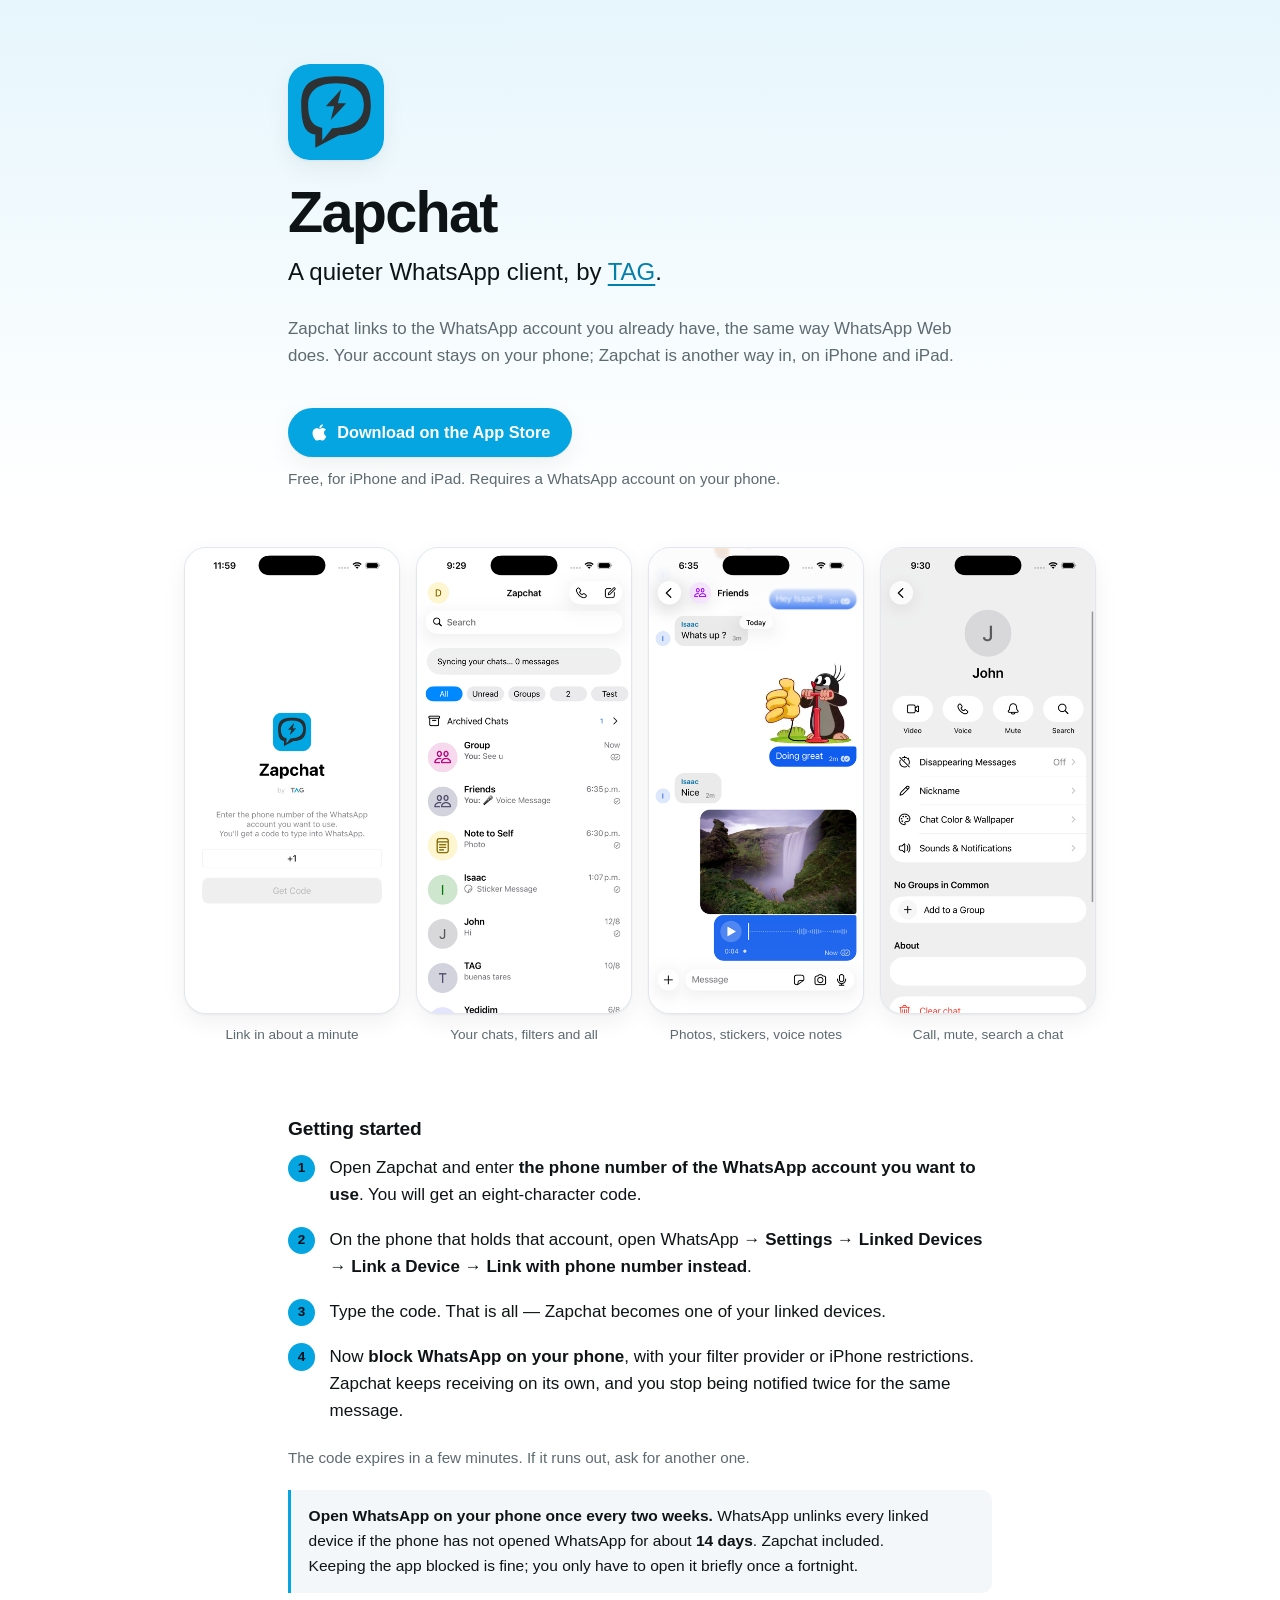
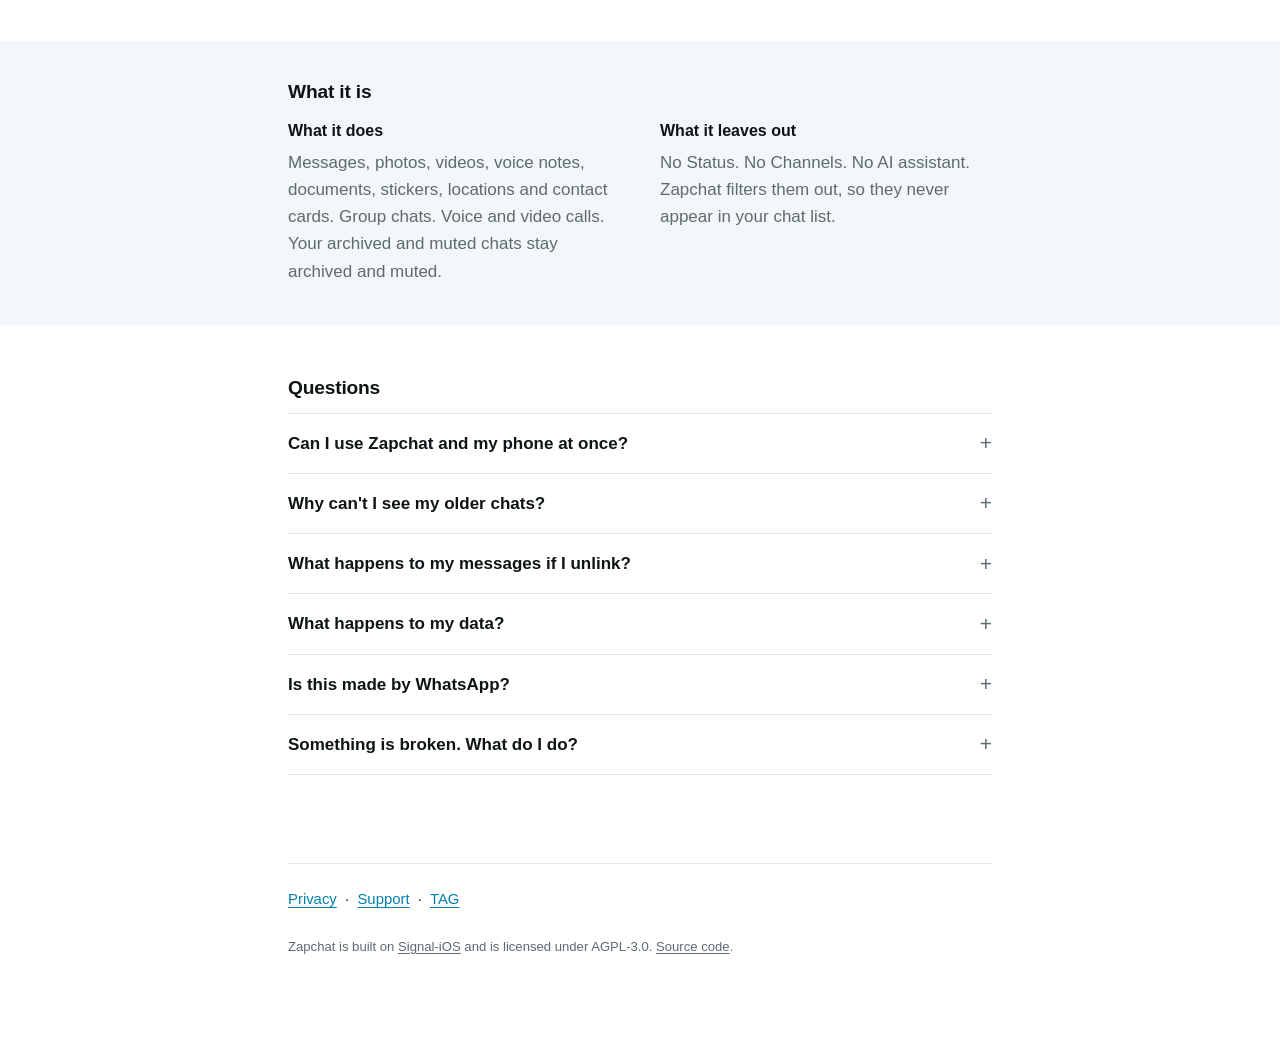
<file: index.html>
<!doctype html>
<html lang="en"><head>
<meta charset="utf-8">
<meta name="viewport" content="width=device-width,initial-scale=1">
<title>Zapchat — a quieter WhatsApp client for iPhone and iPad</title>
<meta name="description" content="Zapchat is a quieter WhatsApp client for iPhone and iPad. It links to the WhatsApp account you already have, the same way WhatsApp Web does.">
<meta name="theme-color" content="#04a5e0">
<link rel="icon" href="/favicon.ico" sizes="32x32">
<link rel="icon" href="/favicon.svg" type="image/svg+xml">
<link rel="apple-touch-icon" href="/apple-touch-icon.png">
<link rel="canonical" href="https://zapchat.tag.org/">
<link rel="stylesheet" href="/assets/site.css">
<meta property="og:title" content="Zapchat by TAG">
<meta property="og:description" content="A quieter WhatsApp client for iPhone and iPad.">
<meta property="og:image" content="https://zapchat.tag.org/apple-touch-icon.png">
<meta property="og:type" content="website">
<script type="application/ld+json">
{
  "@context": "https://schema.org",
  "@type": "SoftwareApplication",
  "name": "Zapchat",
  "alternateName": "Zapchat by TAG",
  "applicationCategory": "CommunicationApplication",
  "operatingSystem": "iOS 15.0 or later",
  "url": "https://zapchat.tag.org/",
  "downloadUrl": "https://apps.apple.com/us/app/zapchat-by-tag/id6797692185",
  "installUrl": "https://apps.apple.com/us/app/zapchat-by-tag/id6797692185",
  "description": "Zapchat is a quieter WhatsApp client for iPhone and iPad. It links to the WhatsApp account you already have, the same way WhatsApp Web does, and leaves out Status, Channels and the AI assistant.",
  "offers": {
    "@type": "Offer",
    "price": "0",
    "priceCurrency": "USD"
  },
  "author": {
    "@type": "Organization",
    "name": "TAG",
    "url": "https://tag.org"
  },
  "license": "https://www.gnu.org/licenses/agpl-3.0.en.html"
}
</script>
</head><body>
<header class="hero">
<div class="wrap">

<img class="mark" src="/assets/logo.svg" alt="" width="76" height="76">
<h1>Zapchat</h1>
<p class="sub">A quieter WhatsApp client, by <a href="https://tag.org">TAG</a>.</p>

<p class="lede">Zapchat links to the WhatsApp account you already have, the same way
WhatsApp Web does. Your account stays on your phone; Zapchat is another way in, on
iPhone and iPad.</p>

<a class="get" href="https://apps.apple.com/us/app/zapchat-by-tag/id6797692185">
<svg viewBox="0 0 384 512" aria-hidden="true"><path d="M318.7 268.7c-.2-36.7 16.4-64.4 50-84.8-18.8-26.9-47.2-41.7-84.7-44.6-35.5-2.8-74.3 20.7-88.5 20.7-15 0-49.4-19.7-76.4-19.7C63.3 141.2 4 184.8 4 273.5q0 39.3 14.4 81.2c12.8 36.7 59 126.7 107.2 125.2 25.2-.6 43-17.9 75.8-17.9 31.8 0 48.3 17.9 76.4 17.9 48.6-.7 90.4-82.5 102.6-119.3-65.2-30.7-61.7-90-61.7-91.9zm-56.6-164.2c27.3-32.4 24.8-61.9 24-72.5-24.1 1.4-52 16.4-67.9 34.9-17.5 19.8-27.8 44.3-25.6 71.9 26.1 2 49.9-11.4 69.5-34.3z"/></svg>
Download on the App Store</a>
<p class="note">Free, for iPhone and iPad. Requires a WhatsApp account on your phone.</p>

</div>
</header>

<div class="shots">
  <figure>
    <img src="/assets/shot-link.png" alt="Zapchat's sign-in screen, asking for a phone number" width="216" height="470" loading="lazy">
    <figcaption>Link in about a minute</figcaption>
  </figure>
  <figure>
    <img src="/assets/shot-chats.png" alt="A list of chats with filters across the top" width="216" height="470" loading="lazy">
    <figcaption>Your chats, filters and all</figcaption>
  </figure>
  <figure>
    <img src="/assets/shot-chat.png" alt="A conversation with a sticker, a photo and a voice note" width="216" height="470" loading="lazy">
    <figcaption>Photos, stickers, voice notes</figcaption>
  </figure>
  <figure>
    <img src="/assets/shot-contact.png" alt="A contact screen with video, voice, mute and search" width="216" height="470" loading="lazy">
    <figcaption>Call, mute, search a chat</figcaption>
  </figure>
</div>

<section class="band">
<div class="wrap">

<h2>Getting started</h2>
<ol class="steps">
  <li>Open Zapchat and enter <b>the phone number of the WhatsApp account you want to
      use</b>. You will get an eight-character code.</li>
  <li>On the phone that holds that account, open WhatsApp → <b>Settings → Linked
      Devices → Link a Device → Link with phone number instead</b>.</li>
  <li>Type the code. That is all — Zapchat becomes one of your linked devices.</li>
  <li>Now <b>block WhatsApp on your phone</b>, with your filter provider or
      iPhone restrictions. Zapchat keeps receiving on its own, and you stop
      being notified twice for the same message.</li>
</ol>
<p class="note">The code expires in a few minutes. If it runs out, ask for
another one.</p>

<p class="callout"><b>Open WhatsApp on your phone once every two weeks.</b>
WhatsApp unlinks every linked device if the phone has not opened WhatsApp for
about <b>14 days</b>. Zapchat included.<br>
Keeping the app blocked is fine; you only have to open it briefly once a
fortnight.</p>

</div>
</section>

<section class="band alt">
<div class="wrap">

<h2>What it is</h2>
<div class="pair">
  <div>
    <h3>What it does</h3>
    <p>Messages, photos, videos, voice notes, documents, stickers, locations and
    contact cards. Group chats. Voice and video calls. Your archived and muted chats
    stay archived and muted.</p>
  </div>
  <div>
    <h3>What it leaves out</h3>
    <p>No Status. No Channels. No AI assistant. Zapchat filters them out, so they
    never appear in your chat list.</p>
  </div>
</div>

</div>
</section>

<section class="band">
<div class="wrap">

<h2>Questions</h2>

<details>
  <summary>Can I use Zapchat and my phone at once?</summary>
  <p>Yes. A linked device works alongside your phone — messages, reads and calls
  stay in step across both.</p>
</details>

<details>
  <summary>Why can't I see my older chats?</summary>
  <p>WhatsApp decides how much history it sends to a newly linked device — usually
  recent conversations rather than your full archive. This is true of every companion
  client, including WhatsApp Web. Messages sent from now on will always arrive.</p>
</details>

<details>
  <summary>What happens to my messages if I unlink?</summary>
  <p>Unlinking deletes your Zapchat data: the message history on that device, and your
  session on our server. Your WhatsApp account and your phone keep everything.</p>
  <p>To unlink: in Zapchat, Settings → Unlink and Delete My Data. Or on your phone,
  WhatsApp → Settings → Linked Devices → tap Zapchat → Log Out.</p>
</details>

<details>
  <summary>What happens to my data?</summary>
  <p>Zapchat links to your account as a companion device, and to do that your messages
  pass through a relay server operated by TAG. <strong>Message content is decrypted on
  that server</strong> — this is unavoidable for any companion client that is not
  WhatsApp's own. It is never used for advertising, profiling, or training anything.</p>
  <p>How long anything is kept, what the notifications carry, and what we do not do
  are all set out in the <a href="privacy.html">privacy policy</a>, which is written
  to be accurate rather than reassuring.</p>
</details>

<details>
  <summary>Is this made by WhatsApp?</summary>
  <p>No. Zapchat is an independent client and is not made by, endorsed by, or
  affiliated with WhatsApp LLC or Meta. Please do not ask WhatsApp for help with it —
  <a href="support.html">ask us</a>.</p>
</details>

<details>
  <summary>Something is broken. What do I do?</summary>
  <p>In Zapchat, open <strong>Settings → Report a Problem</strong> and tell us what
  happened. That reaches us with your app and iOS version and a recent diagnostic log
  attached, so we can usually see the problem without asking you to reproduce it. The
  log may include chat names and parts of messages; it is kept for 30 days and used only
  to fix the problem you reported.</p>
  <p>Or email <a href="mailto:support@tag.org">support@tag.org</a>.</p>
</details>

</div>
</section>

<footer class="band foot">
<div class="wrap">

<nav><a href="privacy.html">Privacy</a> &nbsp;·&nbsp; <a href="support.html">Support</a>
&nbsp;·&nbsp; <a href="https://tag.org">TAG</a></nav>

<!-- Zapchat is built on Signal-iOS, which is licensed AGPL-3.0. That licence
     requires everyone who receives the app to be able to obtain the source of
     the version they received. This link is how that obligation is met: it used
     to be a row in the app's settings, and when that row was removed the
     obligation moved here rather than going away. Keep it reachable. -->
<p class="fine">
Zapchat is built on <a href="https://github.com/signalapp/Signal-iOS">Signal-iOS</a>
and is licensed under AGPL-3.0.
<a href="/source">Source code</a>.
</p>

</div>
</body></html>
</file>
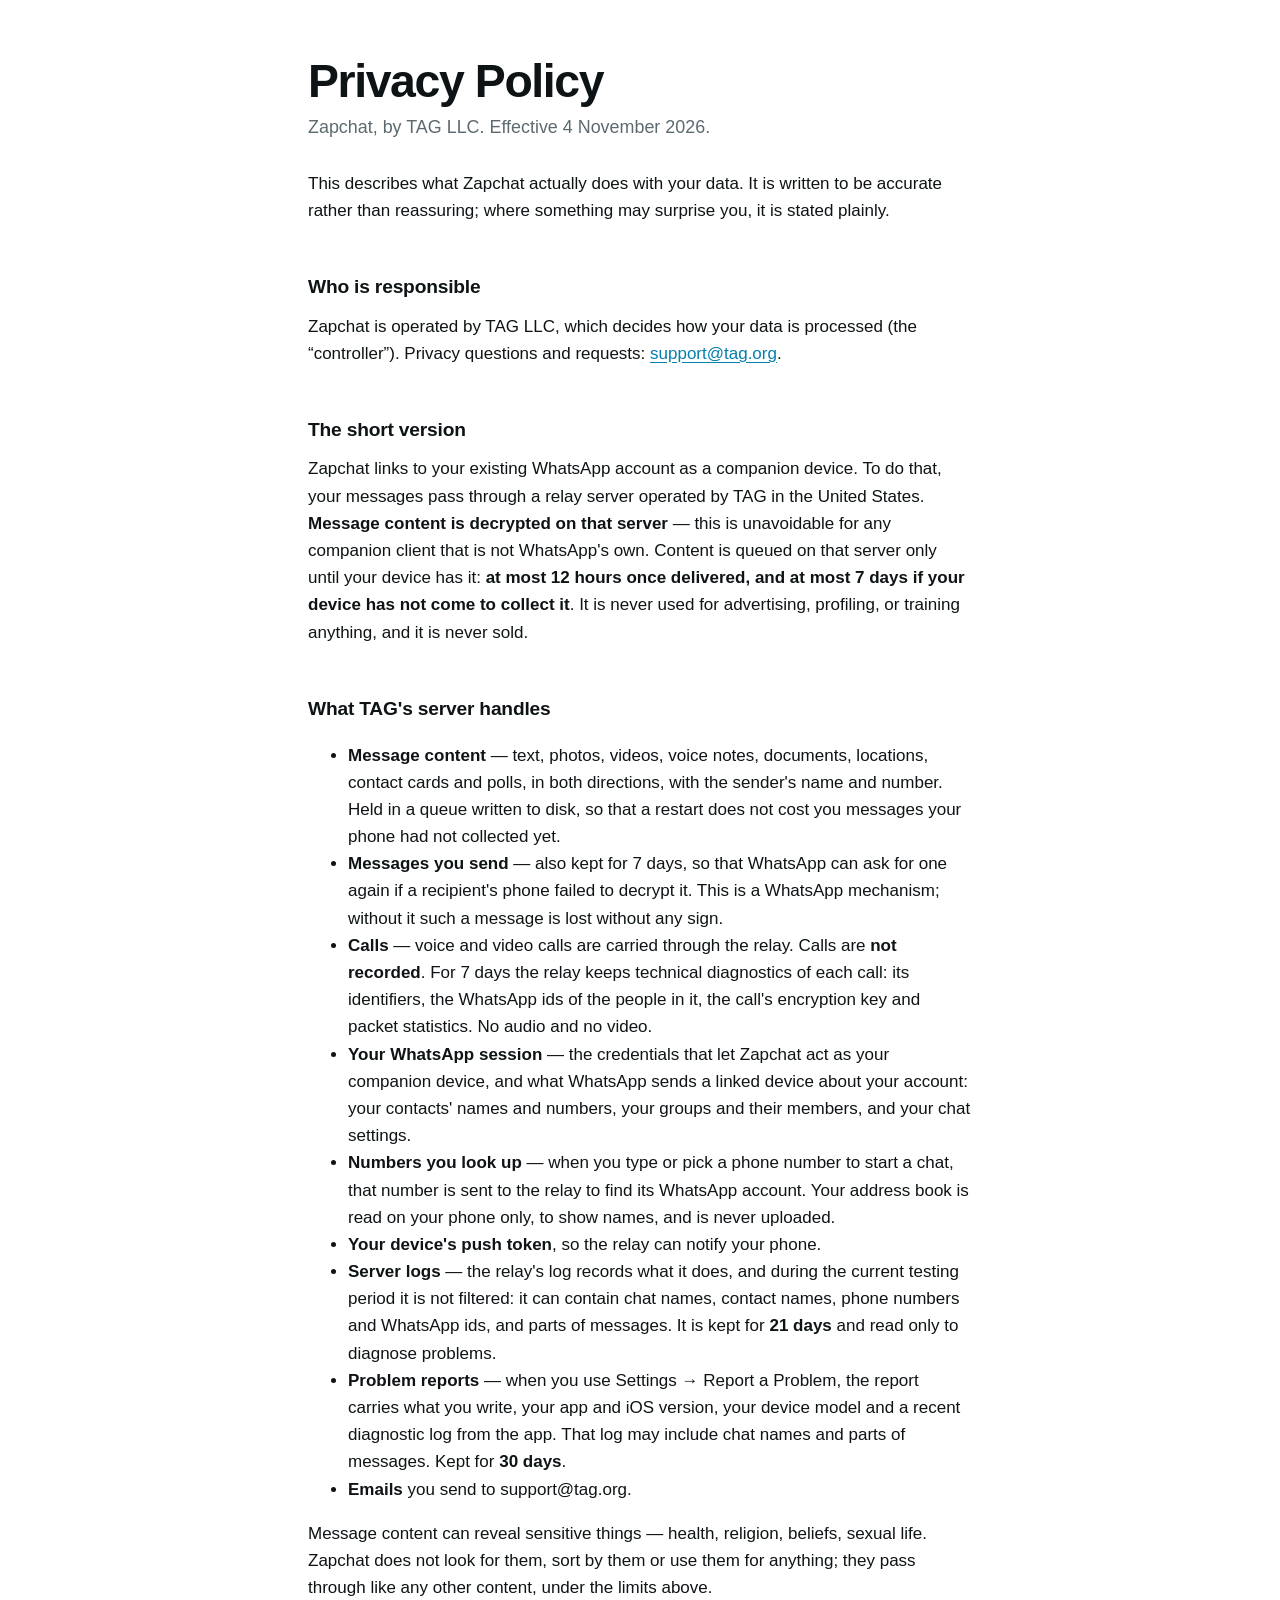
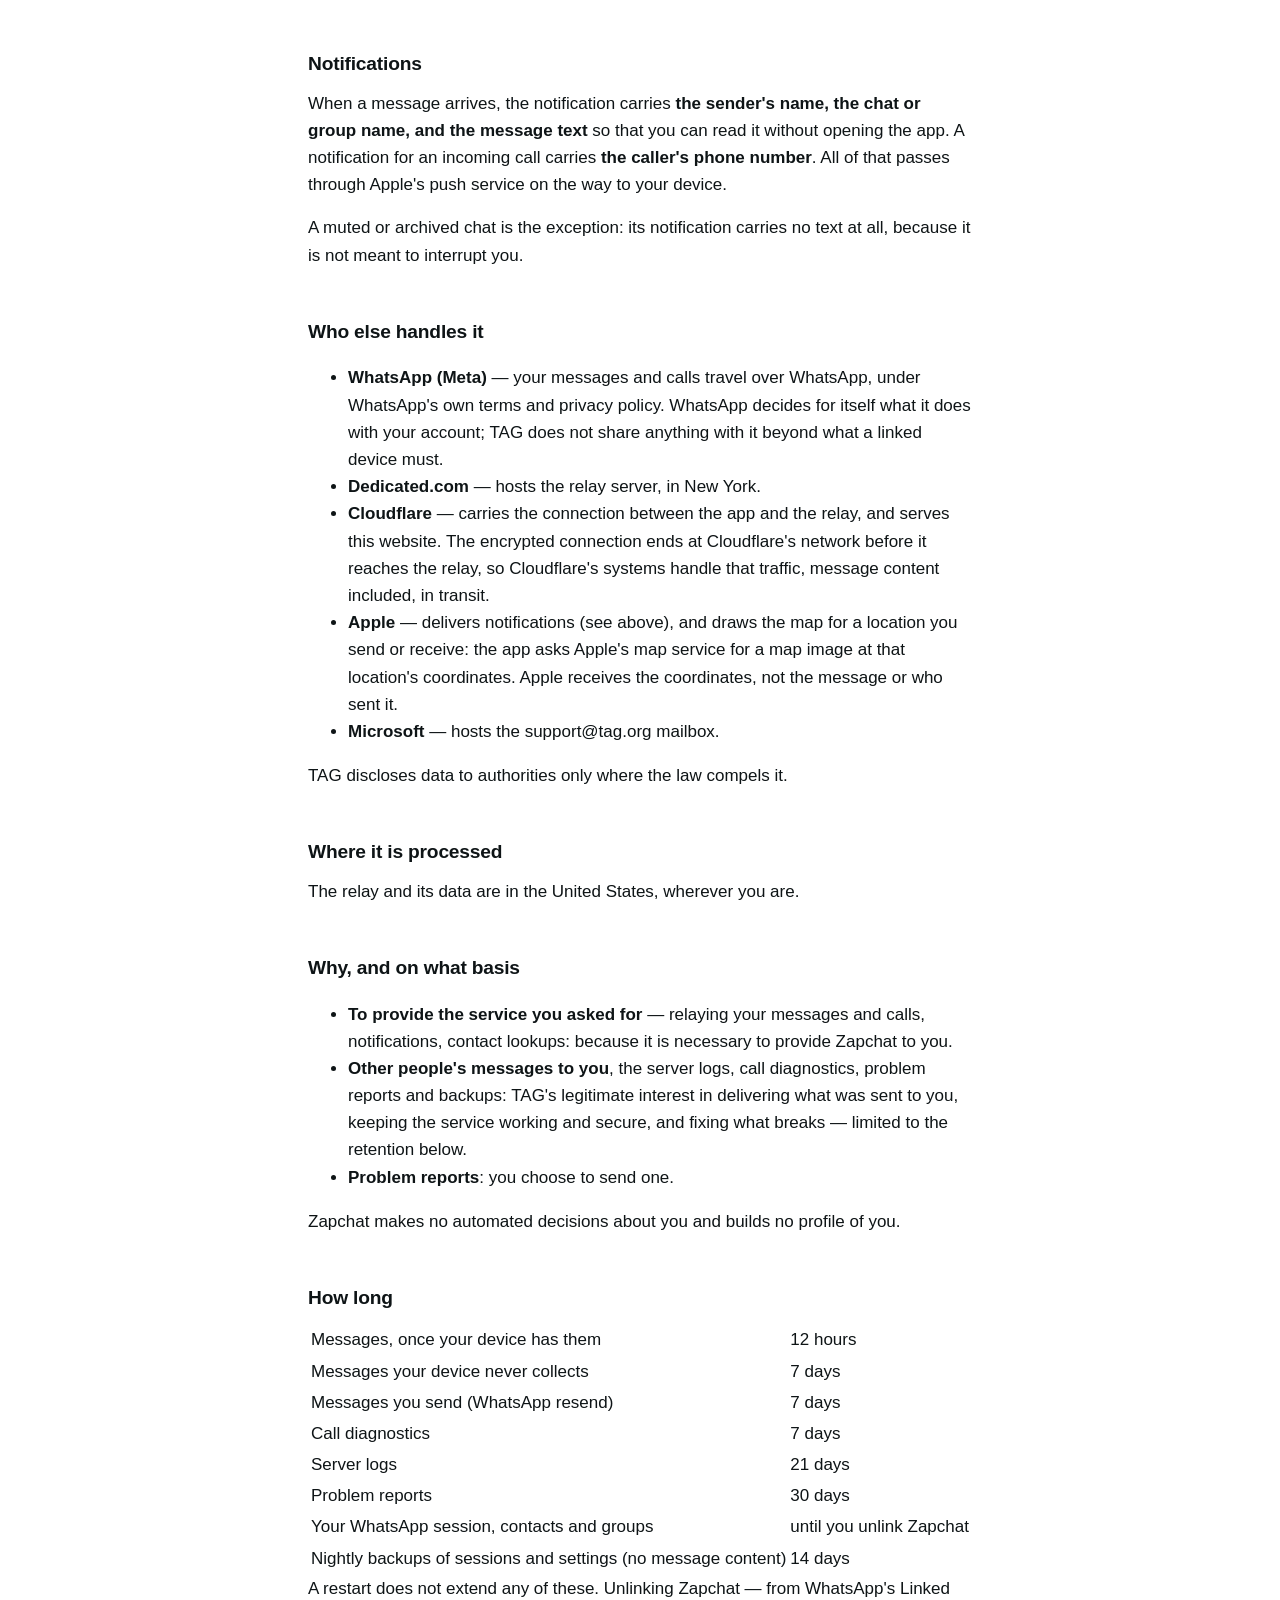
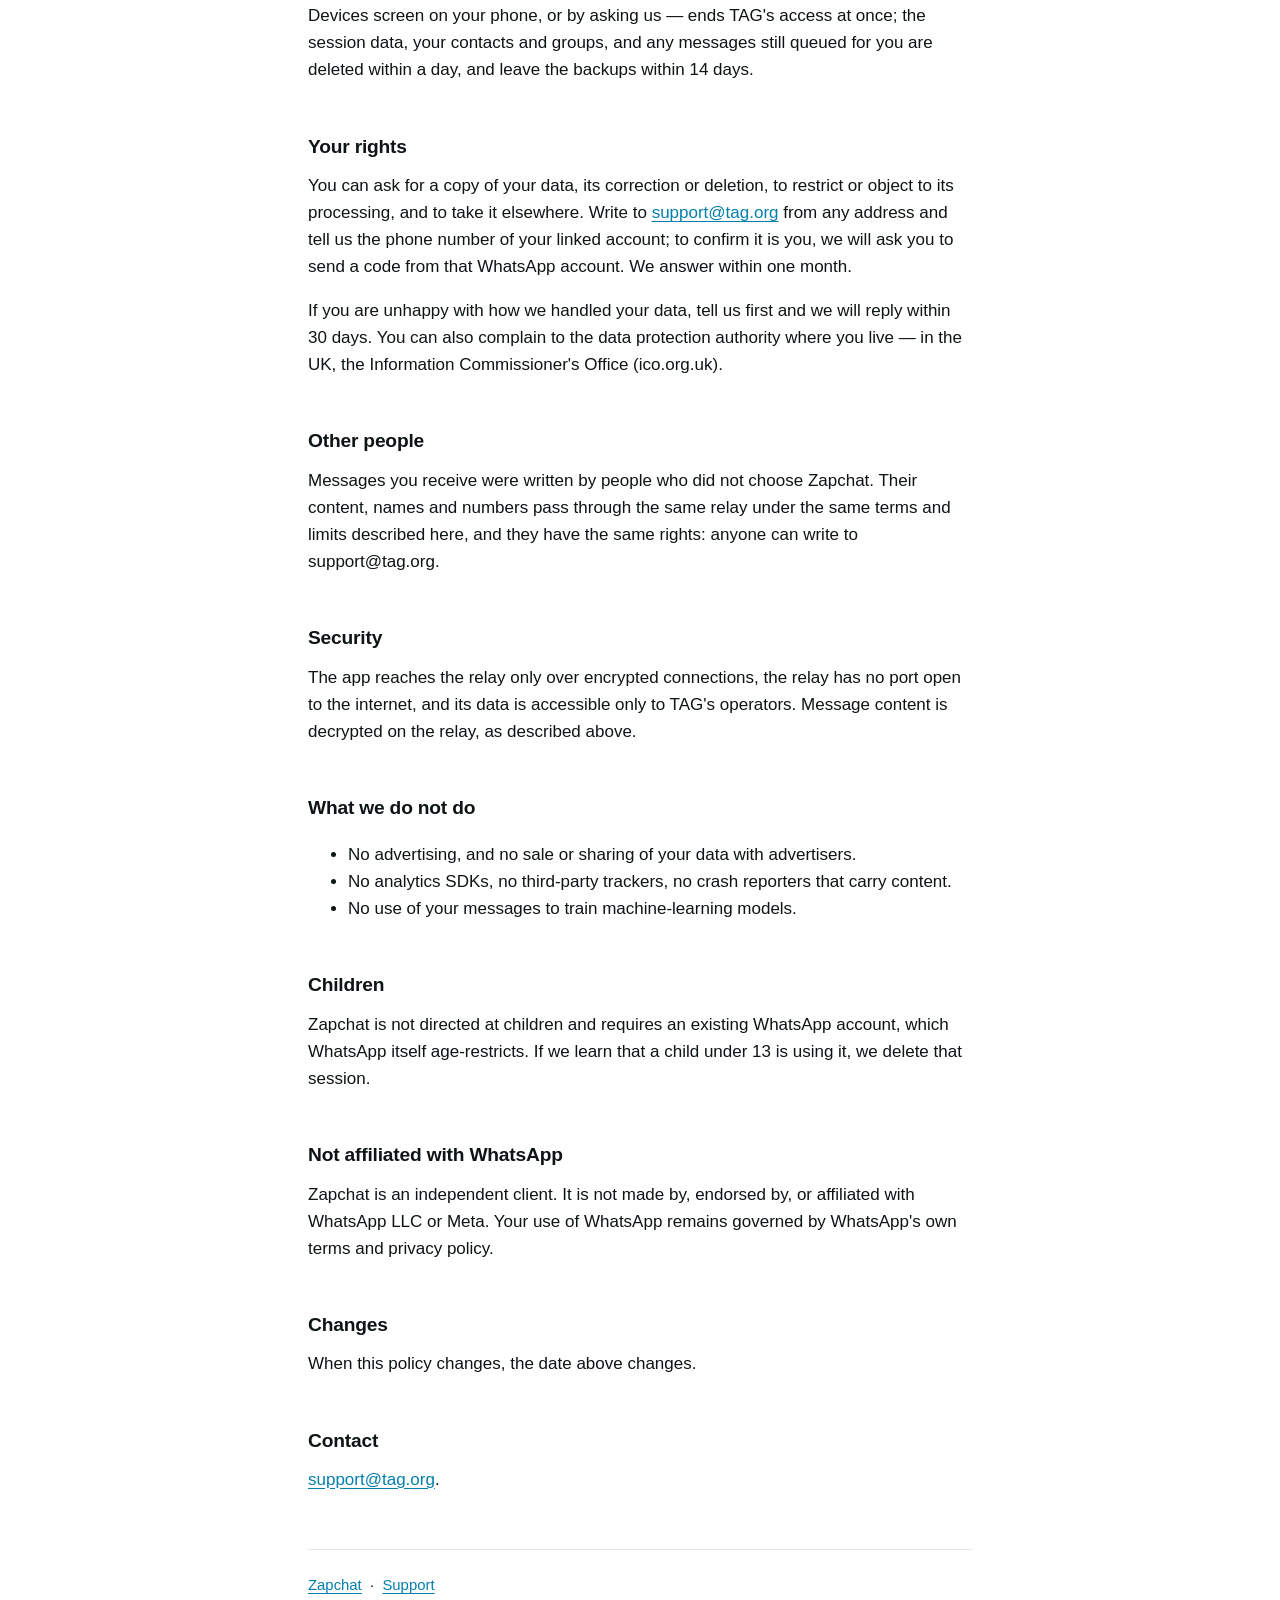
<file: privacy.html>
<!doctype html>
<html lang="en"><head>
<meta charset="utf-8"><meta name="viewport" content="width=device-width,initial-scale=1">
<title>Zapchat — Privacy</title>
<link rel="icon" href="/favicon.ico" sizes="32x32">
<link rel="icon" href="/favicon.svg" type="image/svg+xml">
<link rel="apple-touch-icon" href="/apple-touch-icon.png">
<meta name="theme-color" content="#04a5e0">
<link rel="canonical" href="https://zapchat.tag.org/privacy">
<meta name="description" content="What Zapchat's relay holds, for how long, who else handles it, and your rights. Message content is kept only until your phone has it, and at most a week.">
<meta property="og:title" content="Zapchat — Privacy">
<meta property="og:description" content="What Zapchat's relay holds, for how long, who else handles it, and your rights. Message content is kept only until your phone has it, and at most a week.">
<meta property="og:image" content="https://zapchat.tag.org/apple-touch-icon.png">
<meta property="og:type" content="website">
<link rel="stylesheet" href="/assets/site.css">
</head><body>
<div class="wrap">
<h1>Privacy Policy</h1>
<p class="sub">Zapchat, by TAG LLC. Effective 4 November 2026.</p>

<p>This describes what Zapchat actually does with your data. It is written to be
accurate rather than reassuring; where something may surprise you, it is stated
plainly.</p>

<h2>Who is responsible</h2>
<p>Zapchat is operated by TAG LLC, which decides how your data is processed (the
&ldquo;controller&rdquo;). Privacy questions and requests:
<a href="mailto:support@tag.org">support@tag.org</a>.</p>

<h2>The short version</h2>
<p>Zapchat links to your existing WhatsApp account as a companion device. To do that,
your messages pass through a relay server operated by TAG in the United States.
<strong>Message content is decrypted on that server</strong> — this is unavoidable for
any companion client that is not WhatsApp's own. Content is queued on that server only
until your device has it: <strong>at most 12 hours once delivered, and at most 7 days if
your device has not come to collect it</strong>. It is never used for advertising,
profiling, or training anything, and it is never sold.</p>

<h2>What TAG's server handles</h2>
<ul>
<li><strong>Message content</strong> — text, photos, videos, voice notes, documents,
locations, contact cards and polls, in both directions, with the sender's name and
number. Held in a queue written to disk, so that a restart does not cost you messages
your phone had not collected yet.</li>
<li><strong>Messages you send</strong> — also kept for 7 days, so that WhatsApp can ask
for one again if a recipient's phone failed to decrypt it. This is a WhatsApp
mechanism; without it such a message is lost without any sign.</li>
<li><strong>Calls</strong> — voice and video calls are carried through the relay. Calls
are <strong>not recorded</strong>. For 7 days the relay keeps technical diagnostics of
each call: its identifiers, the WhatsApp ids of the people in it, the call's
encryption key and packet statistics. No audio and no video.</li>
<li><strong>Your WhatsApp session</strong> — the credentials that let Zapchat act as
your companion device, and what WhatsApp sends a linked device about your account:
your contacts' names and numbers, your groups and their members, and your chat
settings.</li>
<li><strong>Numbers you look up</strong> — when you type or pick a phone number to
start a chat, that number is sent to the relay to find its WhatsApp account. Your
address book is read on your phone only, to show names, and is never uploaded.</li>
<li><strong>Your device's push token</strong>, so the relay can notify your
phone.</li>
<li><strong>Server logs</strong> — the relay's log records what it does, and during the
current testing period it is not filtered: it can contain chat names, contact names,
phone numbers and WhatsApp ids, and parts of messages. It is kept for
<strong>21 days</strong> and read only to diagnose problems.</li>
<li><strong>Problem reports</strong> — when you use Settings → Report a Problem, the
report carries what you write, your app and iOS version, your device model and a recent
diagnostic log from the app. That log may include chat names and parts of messages.
Kept for <strong>30 days</strong>.</li>
<li><strong>Emails</strong> you send to support@tag.org.</li>
</ul>
<p>Message content can reveal sensitive things — health, religion, beliefs, sexual
life. Zapchat does not look for them, sort by them or use them for anything; they pass
through like any other content, under the limits above.</p>

<h2>Notifications</h2>
<p>When a message arrives, the notification carries <strong>the sender's name, the chat
or group name, and the message text</strong> so that you can read it without opening
the app. A notification for an incoming call carries <strong>the caller's phone
number</strong>. All of that passes through Apple's push service on the way to your
device.</p>
<p>A muted or archived chat is the exception: its notification carries no text at all,
because it is not meant to interrupt you.</p>

<h2>Who else handles it</h2>
<ul>
<li><strong>WhatsApp (Meta)</strong> — your messages and calls travel over WhatsApp, under
WhatsApp's own terms and privacy policy. WhatsApp decides for itself what it does with
your account; TAG does not share anything with it beyond what a linked device
must.</li>
<li><strong>Dedicated.com</strong> — hosts the relay server, in New York.</li>
<li><strong>Cloudflare</strong> — carries the connection between the app and the relay,
and serves this website. The encrypted connection ends at Cloudflare's network before it
reaches the relay, so Cloudflare's systems handle that traffic, message content
included, in transit.</li>
<li><strong>Apple</strong> — delivers notifications (see above), and draws the map for a
location you send or receive: the app asks Apple's map service for a map image at that
location's coordinates. Apple receives the coordinates, not the message or who sent it.</li>
<li><strong>Microsoft</strong> — hosts the support@tag.org mailbox.</li>
</ul>
<p>TAG discloses data to authorities only where the law compels it.</p>

<h2>Where it is processed</h2>
<p>The relay and its data are in the United States, wherever you are.</p>

<h2>Why, and on what basis</h2>
<ul>
<li><strong>To provide the service you asked for</strong> — relaying your messages and
calls, notifications, contact lookups: because it is necessary to provide Zapchat to
you.</li>
<li><strong>Other people's messages to you</strong>, the server logs, call diagnostics,
problem reports and backups: TAG's legitimate interest in delivering what was sent to
you, keeping the service working and secure, and fixing what breaks — limited to the
retention below.</li>
<li><strong>Problem reports</strong>: you choose to send one.</li>
</ul>
<p>Zapchat makes no automated decisions about you and builds no profile of you.</p>

<h2>How long</h2>
<table>
<tr><td>Messages, once your device has them</td><td>12 hours</td></tr>
<tr><td>Messages your device never collects</td><td>7 days</td></tr>
<tr><td>Messages you send (WhatsApp resend)</td><td>7 days</td></tr>
<tr><td>Call diagnostics</td><td>7 days</td></tr>
<tr><td>Server logs</td><td>21 days</td></tr>
<tr><td>Problem reports</td><td>30 days</td></tr>
<tr><td>Your WhatsApp session, contacts and groups</td><td>until you unlink Zapchat</td></tr>
<tr><td>Nightly backups of sessions and settings (no message content)</td><td>14 days</td></tr>
</table>
<p>A restart does not extend any of these. Unlinking Zapchat — from WhatsApp's Linked
Devices screen on your phone, or by asking us — ends TAG's access at once; the session
data, your contacts and groups, and any messages still queued for you are deleted within
a day, and leave the backups within 14 days.</p>

<h2>Your rights</h2>
<p>You can ask for a copy of your data, its correction or deletion, to restrict or
object to its processing, and to take it elsewhere. Write to
<a href="mailto:support@tag.org">support@tag.org</a> from any address and tell us the
phone number of your linked account; to confirm it is you, we will ask you to send a
code from that WhatsApp account. We answer within one month.</p>
<p>If you are unhappy with how we handled your data, tell us first and we will reply
within 30 days. You can also complain to the data protection authority where you live —
in the UK, the Information Commissioner's Office (ico.org.uk).</p>

<h2>Other people</h2>
<p>Messages you receive were written by people who did not choose Zapchat. Their
content, names and numbers pass through the same relay under the same terms and limits
described here, and they have the same rights: anyone can write to support@tag.org.</p>

<h2>Security</h2>
<p>The app reaches the relay only over encrypted connections, the relay has no port
open to the internet, and its data is accessible only to TAG's operators. Message
content is decrypted on the relay, as described above.</p>

<h2>What we do not do</h2>
<ul>
<li>No advertising, and no sale or sharing of your data with advertisers.</li>
<li>No analytics SDKs, no third-party trackers, no crash reporters that carry
content.</li>
<li>No use of your messages to train machine-learning models.</li>
</ul>

<h2>Children</h2>
<p>Zapchat is not directed at children and requires an existing WhatsApp account, which
WhatsApp itself age-restricts. If we learn that a child under 13 is using it, we delete
that session.</p>

<h2>Not affiliated with WhatsApp</h2>
<p>Zapchat is an independent client. It is not made by, endorsed by, or affiliated with
WhatsApp LLC or Meta. Your use of WhatsApp remains governed by WhatsApp's own terms and
privacy policy.</p>

<h2>Changes</h2>
<p>When this policy changes, the date above changes.</p>

<h2>Contact</h2>
<p><a href="mailto:support@tag.org">support@tag.org</a>.</p>

<nav><a href="index.html">Zapchat</a> &nbsp;·&nbsp; <a href="support.html">Support</a></nav>
</div>
</body></html>
</file>
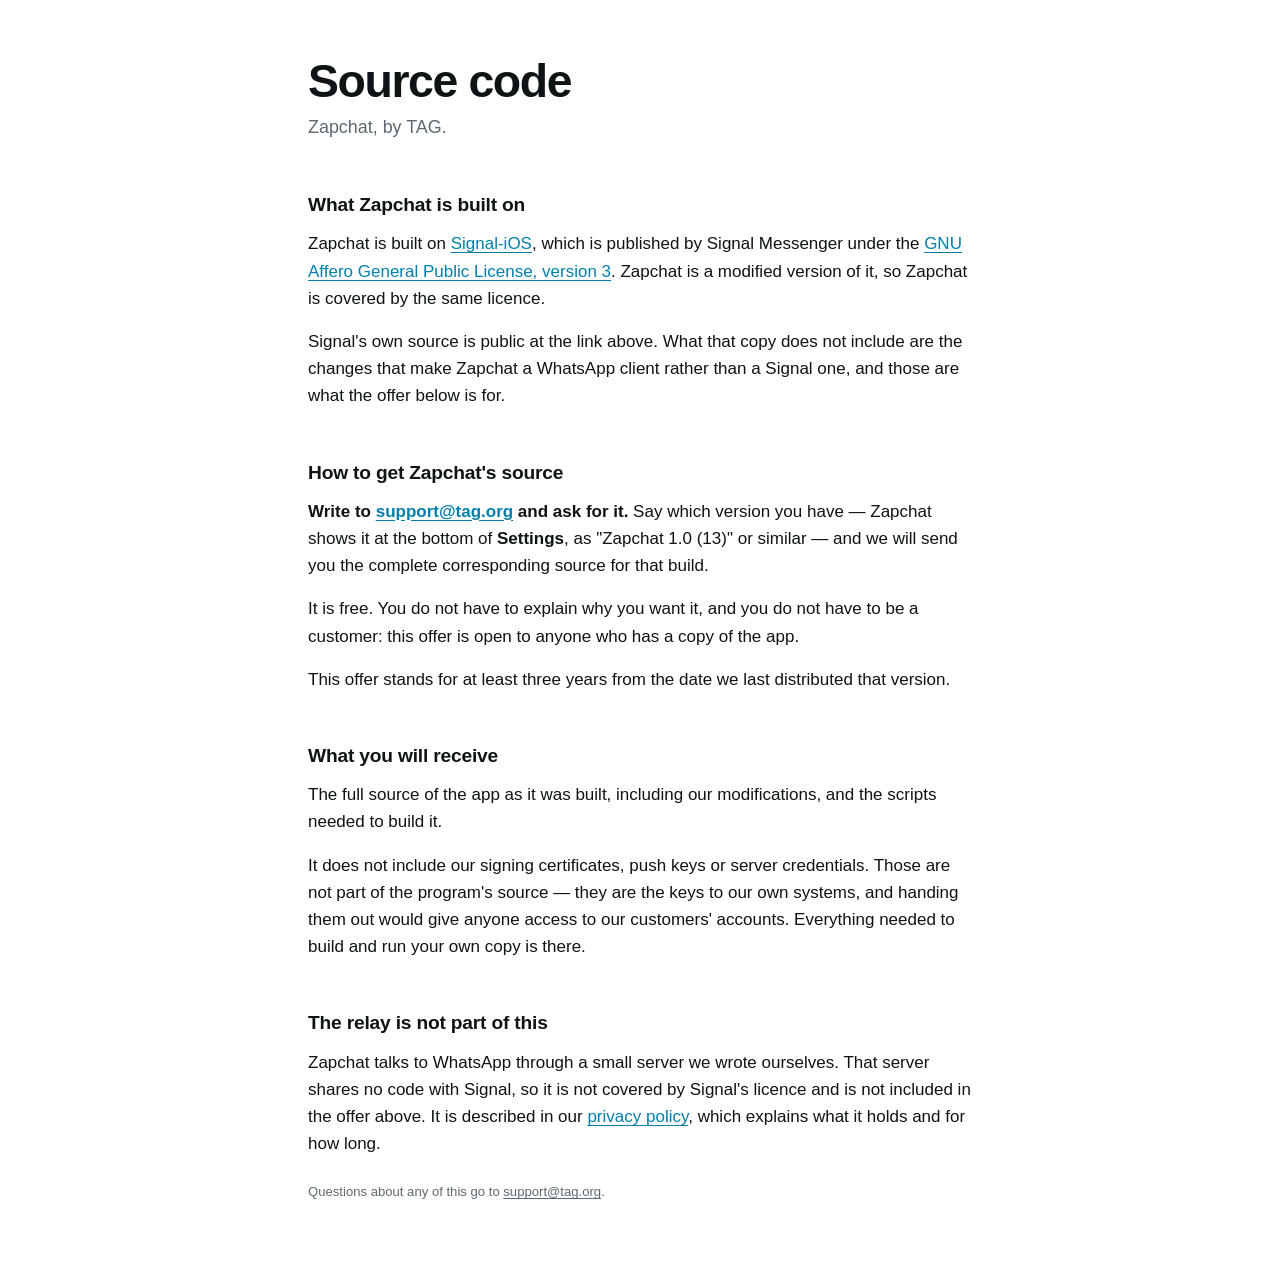
<file: source.html>
<!doctype html>
<html lang="en"><head>
<meta charset="utf-8"><meta name="viewport" content="width=device-width,initial-scale=1">
<title>Zapchat — Source code</title>
<link rel="icon" href="/favicon.ico" sizes="32x32">
<link rel="icon" href="/favicon.svg" type="image/svg+xml">
<link rel="apple-touch-icon" href="/apple-touch-icon.png">
<meta name="theme-color" content="#04a5e0">
<link rel="canonical" href="https://zapchat.tag.org/source">
<meta name="description" content="Zapchat is built on Signal-iOS under AGPL-3.0. Ask us and we will send you the complete source for the build you have.">
<meta property="og:title" content="Zapchat — Source code">
<meta property="og:description" content="Zapchat is built on Signal-iOS under AGPL-3.0. Ask us and we will send you the complete source for the build you have.">
<meta property="og:image" content="https://zapchat.tag.org/apple-touch-icon.png">
<meta property="og:type" content="website">
<link rel="stylesheet" href="/assets/site.css">
</head><body>
<div class="wrap">
<h1>Source code</h1>
<p class="sub">Zapchat, by TAG.</p>

<h2>What Zapchat is built on</h2>
<p>Zapchat is built on <a href="https://github.com/signalapp/Signal-iOS">Signal-iOS</a>,
which is published by Signal Messenger under the
<a href="https://www.gnu.org/licenses/agpl-3.0.en.html">GNU Affero General Public License,
version 3</a>. Zapchat is a modified version of it, so Zapchat is covered by the same
licence.</p>
<p>Signal's own source is public at the link above. What that copy does not include are
the changes that make Zapchat a WhatsApp client rather than a Signal one, and those are
what the offer below is for.</p>

<h2>How to get Zapchat's source</h2>
<p><strong>Write to <a href="mailto:support@tag.org">support@tag.org</a> and ask for it.</strong>
Say which version you have — Zapchat shows it at the bottom of
<strong>Settings</strong>, as "Zapchat 1.0 (13)" or similar — and we will send you the
complete corresponding source for that build.</p>
<p>It is free. You do not have to explain why you want it, and you do not have to be a
customer: this offer is open to anyone who has a copy of the app.</p>
<p>This offer stands for at least three years from the date we last distributed that
version.</p>

<h2>What you will receive</h2>
<p>The full source of the app as it was built, including our modifications, and the
scripts needed to build it.</p>
<p>It does not include our signing certificates, push keys or server credentials. Those
are not part of the program's source — they are the keys to our own systems, and handing
them out would give anyone access to our customers' accounts. Everything needed to build
and run your own copy is there.</p>

<h2>The relay is not part of this</h2>
<p>Zapchat talks to WhatsApp through a small server we wrote ourselves. That server
shares no code with Signal, so it is not covered by Signal's licence and is not included
in the offer above. It is described in our
<a href="/privacy">privacy policy</a>, which explains what it holds and for how long.</p>

<p class="fine">Questions about any of this go to
<a href="mailto:support@tag.org">support@tag.org</a>.</p>

</div>
</body></html>
</file>
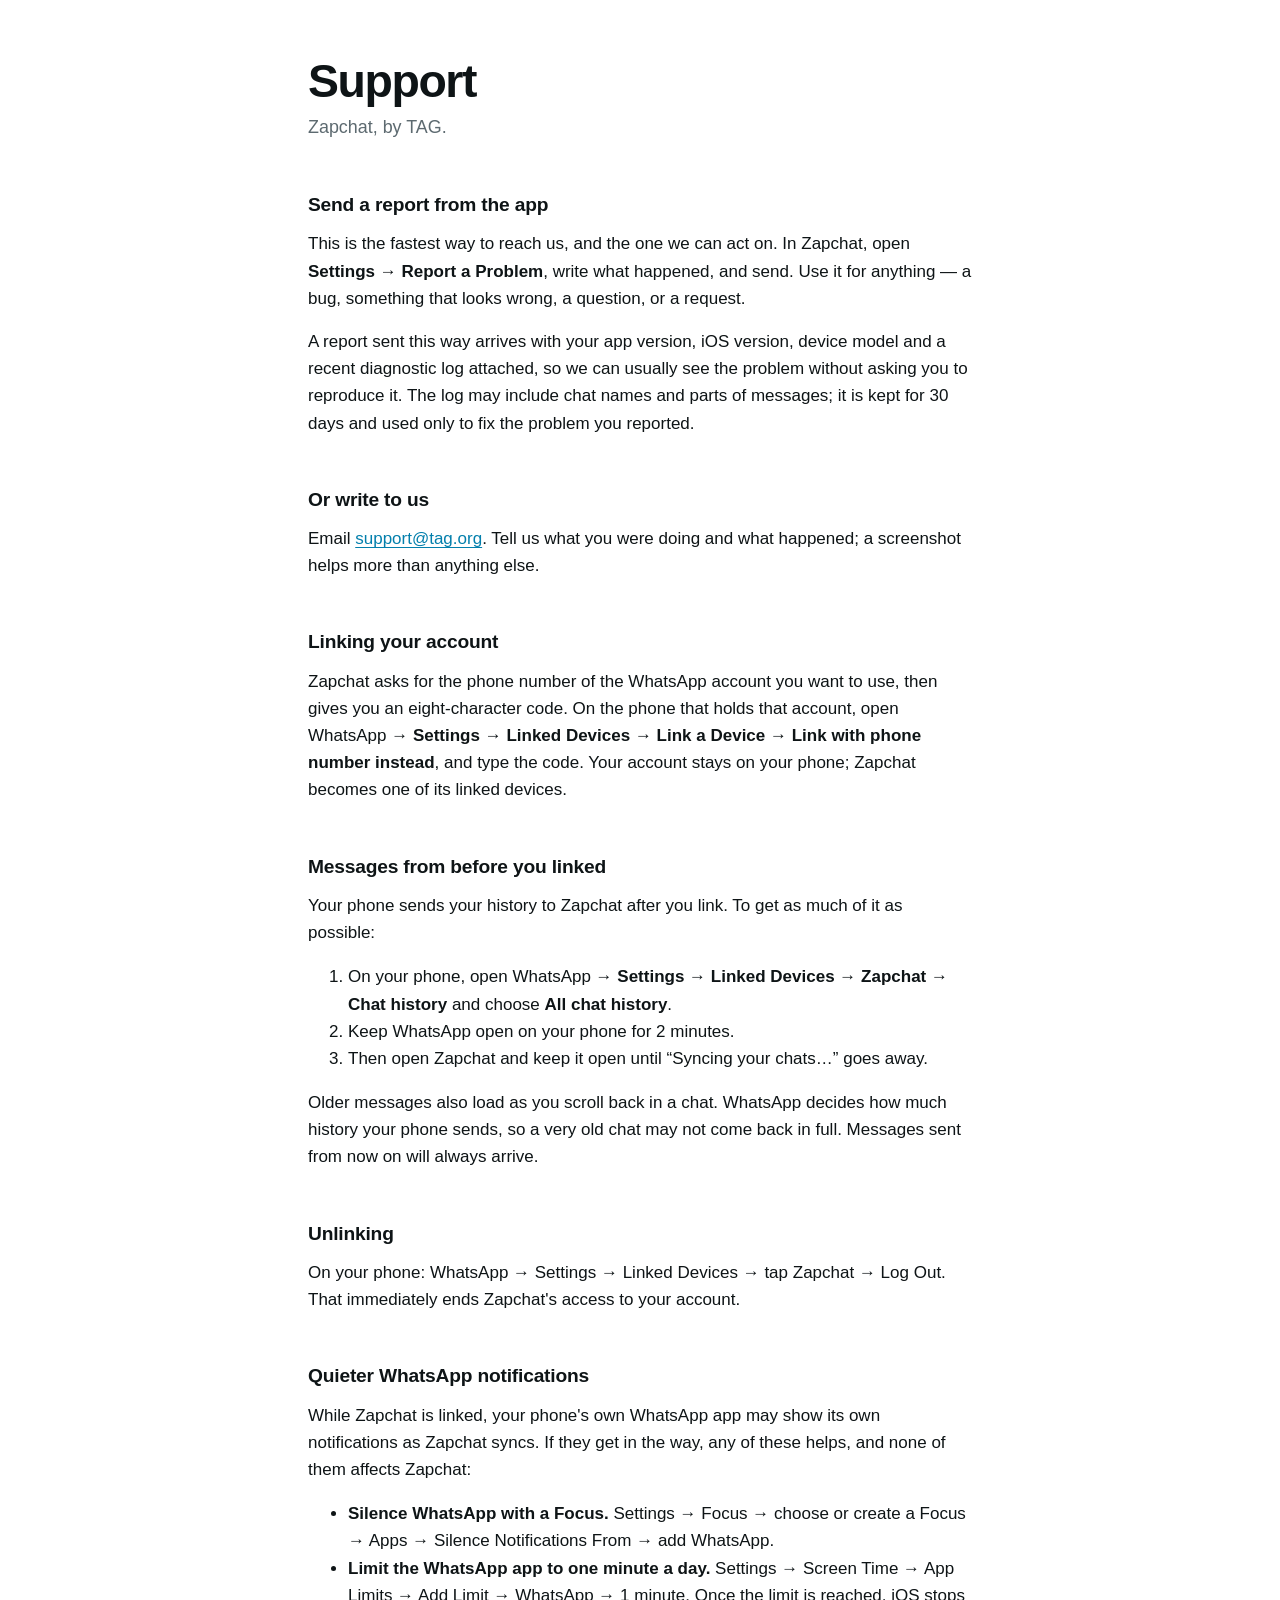
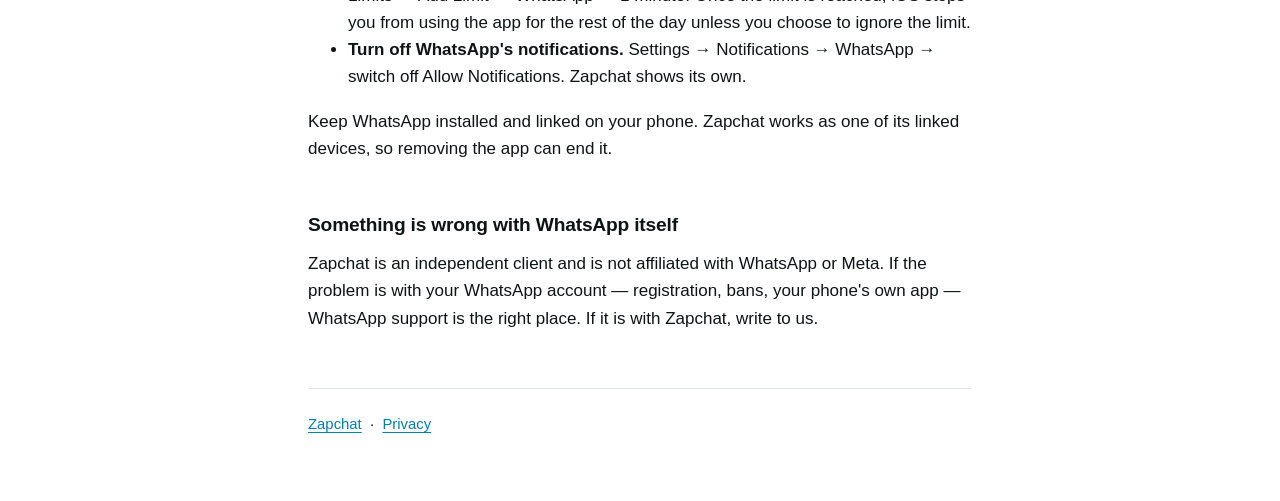
<file: support.html>
<!doctype html>
<html lang="en"><head>
<meta charset="utf-8"><meta name="viewport" content="width=device-width,initial-scale=1">
<title>Zapchat — Support</title>
<link rel="icon" href="/favicon.ico" sizes="32x32">
<link rel="icon" href="/favicon.svg" type="image/svg+xml">
<link rel="apple-touch-icon" href="/apple-touch-icon.png">
<meta name="theme-color" content="#04a5e0">
<link rel="canonical" href="https://zapchat.tag.org/support">
<meta name="description" content="How to link Zapchat to WhatsApp, what to do when it stops syncing, and how to send a report we can act on.">
<meta property="og:title" content="Zapchat — Support">
<meta property="og:description" content="How to link Zapchat to WhatsApp, what to do when it stops syncing, and how to send a report we can act on.">
<meta property="og:image" content="https://zapchat.tag.org/apple-touch-icon.png">
<meta property="og:type" content="website">
<link rel="stylesheet" href="/assets/site.css">
</head><body>
<div class="wrap">
<h1>Support</h1>
<p class="sub">Zapchat, by TAG.</p>

<h2>Send a report from the app</h2>
<p>This is the fastest way to reach us, and the one we can act on. In Zapchat, open
<strong>Settings → Report a Problem</strong>, write what happened, and send. Use it for
anything — a bug, something that looks wrong, a question, or a request.</p>
<p>A report sent this way arrives with your app version, iOS version, device model and a
recent diagnostic log attached, so we can usually see the problem without asking you to
reproduce it. The log may include chat names and parts of messages; it is kept for
30 days and used only to fix the problem you reported.</p>

<h2>Or write to us</h2>
<p>Email <a href="mailto:support@tag.org">support@tag.org</a>. Tell us what you were
doing and what happened; a screenshot helps more than anything else.</p>

<h2>Linking your account</h2>
<p>Zapchat asks for the phone number of the WhatsApp account you want to use, then
gives you an eight-character code. On the phone that holds that account, open WhatsApp
→ <strong>Settings → Linked Devices → Link a Device → Link with phone number
instead</strong>, and type the code. Your account stays on your phone; Zapchat becomes
one of its linked devices.</p>

<h2>Messages from before you linked</h2>
<p>Your phone sends your history to Zapchat after you link. To get as much of it as
possible:</p>
<ol>
<li>On your phone, open WhatsApp → <strong>Settings → Linked Devices → Zapchat → Chat
history</strong> and choose <strong>All chat history</strong>.</li>
<li>Keep WhatsApp open on your phone for 2 minutes.</li>
<li>Then open Zapchat and keep it open until “Syncing your chats…” goes away.</li>
</ol>
<p>Older messages also load as you scroll back in a chat. WhatsApp decides how much history
your phone sends, so a very old chat may not come back in full. Messages sent from now on
will always arrive.</p>

<h2>Unlinking</h2>
<p>On your phone: WhatsApp → Settings → Linked Devices → tap Zapchat → Log Out. That
immediately ends Zapchat's access to your account.</p>

<h2>Quieter WhatsApp notifications</h2>
<p>While Zapchat is linked, your phone's own WhatsApp app may show its own
notifications as Zapchat syncs. If they get in the way, any of these helps, and none of
them affects Zapchat:</p>
<ul>
<li><strong>Silence WhatsApp with a Focus.</strong> Settings → Focus → choose or create
a Focus → Apps → Silence Notifications From → add WhatsApp.</li>
<li><strong>Limit the WhatsApp app to one minute a day.</strong> Settings → Screen Time →
App Limits → Add Limit → WhatsApp → 1 minute. Once the limit is reached, iOS stops
you from using the app for the rest of the day unless you choose to ignore the limit.</li>
<li><strong>Turn off WhatsApp's notifications.</strong> Settings → Notifications →
WhatsApp → switch off Allow Notifications. Zapchat shows its own.</li>
</ul>
<p>Keep WhatsApp installed and linked on your phone. Zapchat works as one of its linked
devices, so removing the app can end it.</p>

<h2>Something is wrong with WhatsApp itself</h2>
<p>Zapchat is an independent client and is not affiliated with WhatsApp or Meta. If the
problem is with your WhatsApp account — registration, bans, your phone's own app —
WhatsApp support is the right place. If it is with Zapchat, write to us.</p>

<nav><a href="index.html">Zapchat</a> &nbsp;·&nbsp; <a href="privacy.html">Privacy</a></nav>
</div>
</body></html>
</file>
<file: assets/site.css>
/* Zapchat. The palette is the app's own — a product site that does not look
   like the product it sells is a second registry of the brand.

   It used to be #25D366 on a #111B21 ground, taken from the app icon. Both of
   those values are WhatsApp's: the first is their brand green exactly, the
   second their dark theme. Apple rejected the app under guideline 4.1(b) for
   it, the icon was rebuilt in TAG's own colours, and the site follows the same
   move. It is now TAG's blue from tag.org (#04A5E0) over neutral greys taken
   from the icon's mark (#2E3134).

   Every value below is measured against its own ground rather than picked by
   eye; the ratios are in the comments. */

:root {
  color-scheme: light dark;

  --brand: #04a5e0;         /* TAG's blue, from tag.org */
  --link: #037fac;          /* the blue, darkened until it passes on white — 4.5:1 */
  --ground: #ffffff;
  --surface: #f3f7fa;       /* neutral, biased a few degrees toward the blue */
  --line: #e1e8ed;
  --ink: #0e1416;           /* 18.6:1 on white */
  --muted: #5d6a70;         /* 5.6:1 on white */
  --shadow: 0 1px 2px rgba(14,20,22,.05), 0 8px 24px rgba(14,20,22,.06);
  --hero: #e6f6fc;          /* the brand blue, washed out, behind the title */
}

/* Only the tokens change. Every rule below reads them, so a colour is never
   defined solely inside a media query — that is how a page ends up rendering
   one theme's text on the other theme's ground. */
@media (prefers-color-scheme: dark) {
  :root:not([data-theme="light"]) {
    --link: #04a7e2;      /* 6.4:1 on the ground below */
    --ground: #16191c;
    --surface: #202427;
    --line: #2e3134;      /* the icon's mark colour, used as the rule */
    --ink: #e8eaec;       /* 14.6:1 */
    --muted: #9aa4ab;     /* 7.0:1 */
    --shadow: 0 1px 2px rgba(0,0,0,.3), 0 8px 24px rgba(0,0,0,.35);
    --hero: #12242c;
  }
}
:root[data-theme="dark"] {
  --link: #04a7e2;
  --ground: #16191c;
  --surface: #202427;
  --line: #2e3134;
  --ink: #e8eaec;
  --muted: #9aa4ab;
  --shadow: 0 1px 2px rgba(0,0,0,.3), 0 8px 24px rgba(0,0,0,.35);
  --hero: #12242c;
}

* { box-sizing: border-box; }

body {
  margin: 0;
  padding: 0;
  font: 17px/1.6 -apple-system, BlinkMacSystemFont, "Segoe UI", Roboto, sans-serif;
  color: var(--ink);
  background: var(--ground);
  -webkit-font-smoothing: antialiased;
}

/* One column for prose. The screenshot rail below breaks out of it on purpose. */
.wrap { max-width: 44rem; margin: 0 auto; }

h1 { font-size: clamp(2.1rem, 7vw, 2.9rem); line-height: 1.1; letter-spacing: -.03em;
     margin: 0 0 .4rem; text-wrap: balance; }
h2 { font-size: 1.2rem; letter-spacing: -.01em; margin: 3rem 0 .6rem; text-wrap: balance; }
h3 { font-size: 1rem; margin: 1.75rem 0 .35rem; }
p  { margin: 0 0 1rem; }
.sub { color: var(--muted); font-size: 1.12rem; margin: 0 0 1.75rem; text-wrap: balance; }
.lede { font-size: 1.06rem; }
a { color: var(--link); text-underline-offset: .18em; }
a:focus-visible, summary:focus-visible { outline: 2px solid var(--brand); outline-offset: 3px; border-radius: 4px; }
strong { font-weight: 600; }

/* Header */
.mark { width: 76px; height: 76px; border-radius: 22%; display: block; margin: 0 0 1.1rem; }

/* Screenshots. Full-bleed and scrollable so a phone never has to shrink four
   portrait screens into a row it cannot read. */
.shots {
  display: flex; gap: 1rem; overflow-x: auto;
  /* Full-bleed so a narrow screen can scroll the row edge to edge, but
     centred whenever the four fit — "safe" so centring never pushes the first
     one out of reach on the left, which is what plain centre does. */
  margin: 2rem calc(50% - 50vw) 0;
  padding: .5rem 1.25rem 1.25rem;
  justify-content: safe center;
  scroll-snap-type: x mandatory; -webkit-overflow-scrolling: touch;
  scrollbar-width: thin;
}
.shots figure { margin: 0; flex: 0 0 auto; width: 216px; scroll-snap-align: center; }
.shots img {
  width: 100%; height: auto; display: block; border-radius: 22px;
  border: 1px solid var(--line); box-shadow: var(--shadow); background: var(--surface);
}
.shots figcaption { color: var(--muted); font-size: .85rem; margin-top: .6rem; text-align: center; }

/* The one thing on this page somebody has to remember two weeks from now. It
   is not a warning and it is not decoration — it is a step whose consequence
   arrives late, so it gets the accent and its own edge. */
.callout {
  margin: 1.25rem 0 0;
  padding: .9rem 1.1rem;
  border-left: 3px solid var(--brand);
  background: var(--surface);
  border-radius: 0 10px 10px 0;
  font-size: .97rem;
}
.callout b { font-weight: 600; }

/* An aside under a block, not a section subtitle. */
.note { color: var(--muted); font-size: .95rem; margin: .25rem 0 0; }

/* Steps. Numbered because this IS a sequence — do them out of order and the
   code has expired before you reach WhatsApp. */
ol.steps { margin: 0; padding: 0; list-style: none; counter-reset: step; }
ol.steps li {
  counter-increment: step; position: relative; padding: 0 0 1.1rem 2.6rem;
}
ol.steps li::before {
  content: counter(step); position: absolute; left: 0; top: .05rem;
  width: 1.7rem; height: 1.7rem; border-radius: 50%;
  background: var(--brand); color: #00131c;   /* 6.7:1 on the blue */
  font-size: .85rem; font-weight: 700; display: grid; place-items: center;
}
ol.steps b { font-weight: 600; }

/* Two short lists side by side where there is room. */
.pair { display: grid; gap: 1.25rem 2.5rem; grid-template-columns: 1fr; }
@media (min-width: 34rem) { .pair { grid-template-columns: 1fr 1fr; } }
.pair h3 { margin-top: 0; }
.pair p { color: var(--muted); margin: 0; }

/* FAQ */
details {
  border-top: 1px solid var(--line); padding: .9rem 0;
}
details:last-of-type { border-bottom: 1px solid var(--line); }
summary {
  cursor: pointer; font-weight: 600; list-style: none; display: flex;
  justify-content: space-between; align-items: center; gap: 1rem;
}
summary::-webkit-details-marker { display: none; }
summary::after {
  content: "+"; color: var(--muted); font-weight: 400; font-size: 1.3rem; line-height: 1;
}
details[open] summary::after { content: "\2212"; }
details p { margin: .7rem 0 .2rem; color: var(--muted); }
details p:last-child { margin-bottom: 0; }

/* Footer */
nav { margin-top: 3.5rem; padding-top: 1.5rem; border-top: 1px solid var(--line);
      font-size: .93rem; }
.fine { font-size: .82rem; color: var(--muted); margin-top: 1.5rem; }
.fine a { color: inherit; }

@media (prefers-reduced-motion: reduce) {
  * { animation: none !important; transition: none !important; scroll-behavior: auto !important; }
}

/* The App Store button.
   ---------------------
   Zapchat went on sale 2026-09-24, and until then this page described an app
   with no way to get it: the first thing under the fold was "Getting started",
   which assumed you already had it. */
.get {
  display: inline-flex; align-items: center; gap: .55rem;
  margin: 1.4rem 0 .35rem;
  padding: .72rem 1.35rem;
  background: var(--brand); color: #fff;
  font-weight: 600; font-size: 1.02rem;
  border-radius: 999px; text-decoration: none;
  box-shadow: var(--shadow);
}
.get:hover { filter: brightness(1.06); }
/* Focus is drawn by the shared a:focus-visible rule; this only keeps the
   pill's shape so the ring does not cut its corners. */
.get:focus-visible { border-radius: 999px; }
.get svg { width: 1.15em; height: 1.15em; fill: currentColor; }


/* Layout bands. Each section sits on its own ground so the page reads as
   parts rather than one long column, and the gutter lives here now that the
   body no longer carries it. */
.hero { background: linear-gradient(180deg, var(--hero), var(--ground)); padding: 4rem 1.25rem 1rem; }
.band { padding: 1rem 1.25rem; }
.band.alt { background: var(--surface); padding: 2.25rem 1.25rem 2.5rem; margin-top: 2rem; }
.band.foot { padding-bottom: 4rem; }
.band .wrap > h2:first-child { margin-top: 2rem; }
.band.alt .wrap > h2:first-child { margin-top: 0; }

/* The hero. The mark and the name are the first thing read, so they are larger
   than the page's own type scale, and the tagline is a line, not a caption. */
.hero .mark { width: 96px; height: 96px; margin-bottom: 1.3rem; box-shadow: var(--shadow); }
.hero h1 { font-size: clamp(2.6rem, 9vw, 3.6rem); margin-bottom: .55rem; }
.hero .sub { font-size: clamp(1.2rem, 4vw, 1.5rem); color: var(--ink); margin-bottom: 1.5rem; }
.hero .lede { color: var(--muted); }

.band.alt details { border-color: var(--line); }

/* Interaction details */
html { -webkit-tap-highlight-color: transparent; }
a { transition: color .15s; }
a:hover { text-decoration-thickness: 2px; }
.get { transition: filter .15s, transform .1s; }
.get:active { transform: translateY(1px); filter: brightness(.96); }
.get:focus-visible { outline-offset: 4px; }
summary { padding: .1rem 0; border-radius: 4px; }
summary:hover::after { color: var(--ink); }
.shots figure { transition: transform .2s; }
@media (hover: hover) { .shots figure:hover { transform: translateY(-3px); } }

/* Pages with no bands (support, privacy, source) put their column straight in
   the body, which no longer carries a gutter of its own. */
body > .wrap { padding: 3.5rem 1.25rem 4rem; }
</file>
